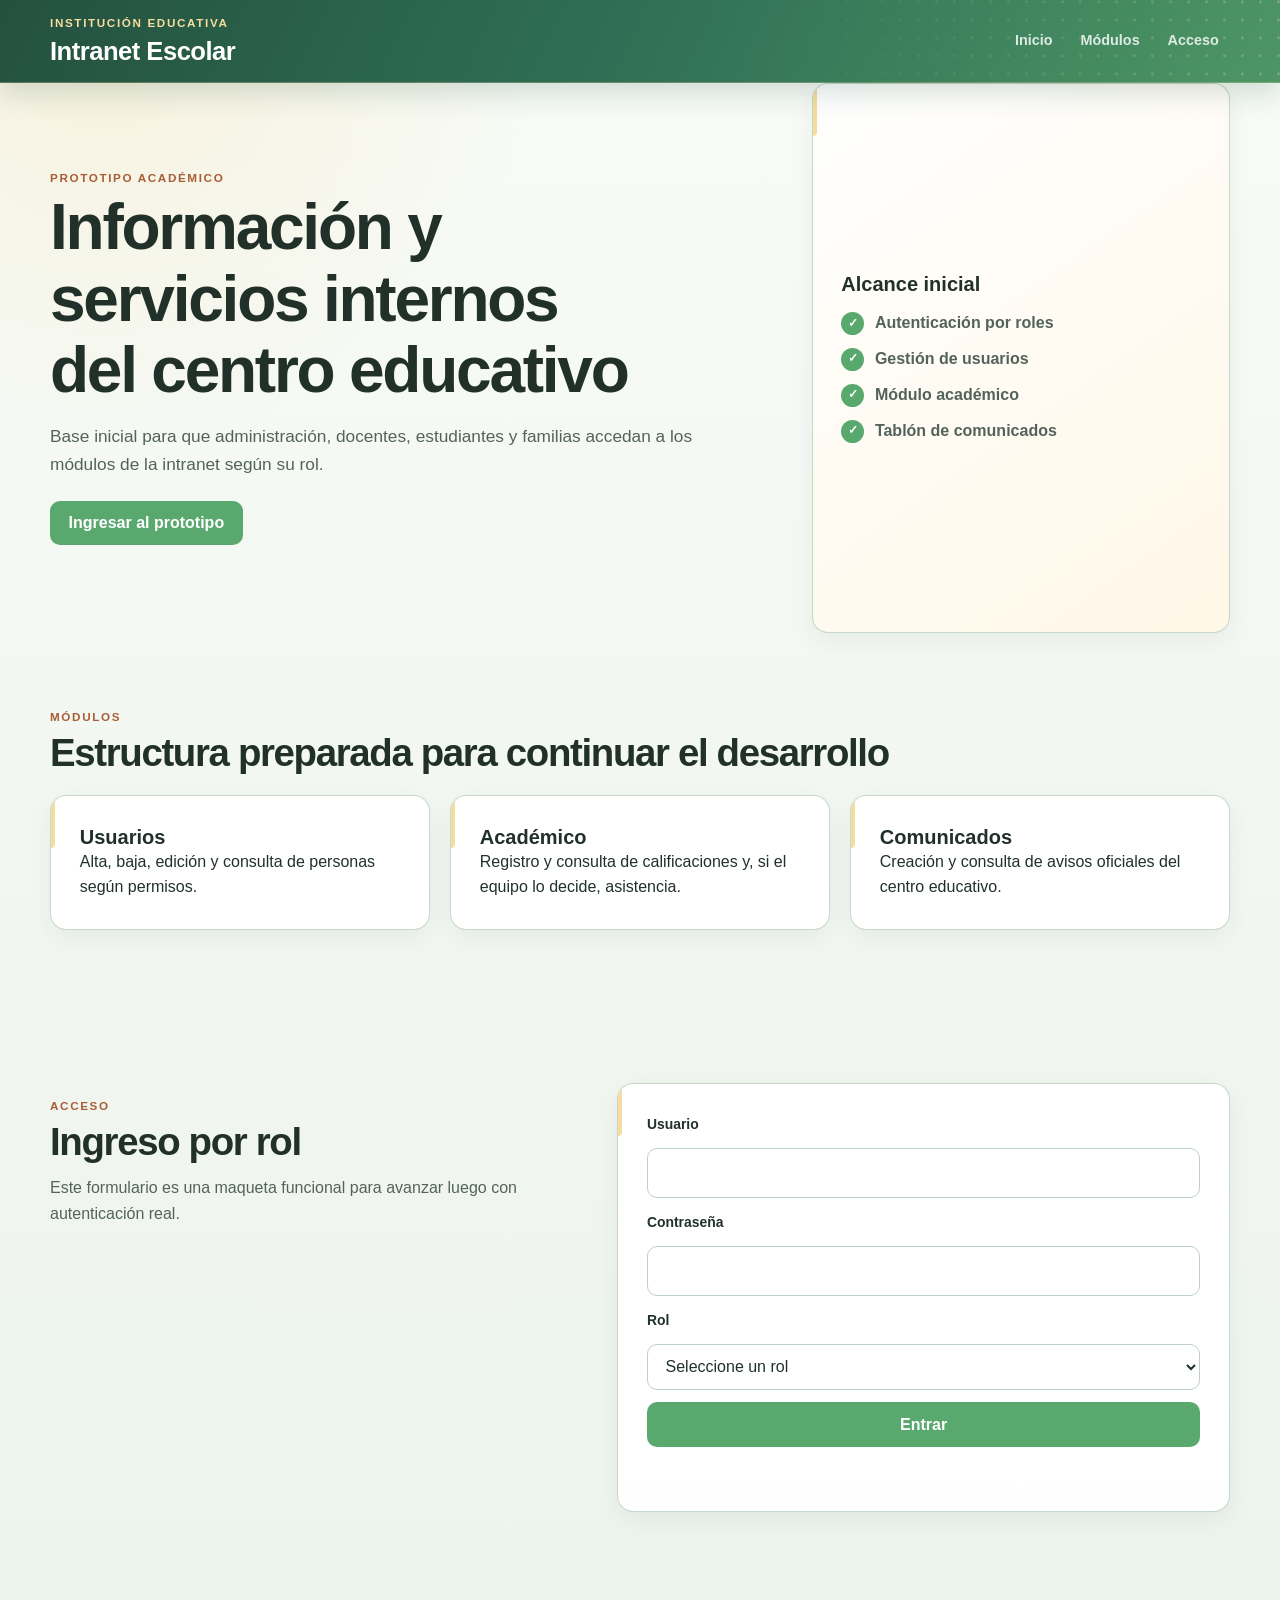
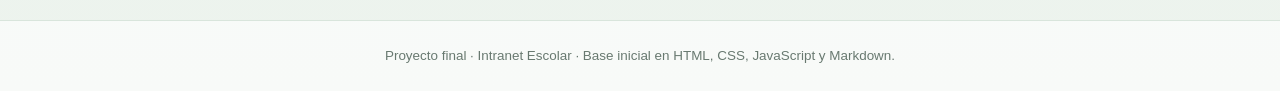
<file: pages/academico.html>
<!DOCTYPE html>
<html lang="es">
<head>
  <meta charset="UTF-8">
  <meta name="viewport" content="width=device-width, initial-scale=1.0">
  <meta name="description" content="Módulo académico de la Intranet Escolar">
  <title>Módulo académico | Intranet Escolar</title>
  <link rel="stylesheet" href="../src/styles/index.css">
</head>
<body>
  <header class="site-header">
    <div class="container header-content">
      <div>
        <p class="eyebrow">Intranet Escolar</p>
        <h1>Módulo académico</h1>
      </div>
      <div class="header-actions">
        <a class="button button-secondary" href="dashboard.html">Volver al panel</a>
        <button id="logoutButton" class="button" type="button">Cerrar sesión</button>
      </div>
    </div>
  </header>

  <main class="container section">
    <section class="dashboard-welcome">
      <p class="eyebrow">Sesión activa</p>
      <h2 id="academicWelcome">Área académica</h2>
      <p id="academicRole" class="muted"></p>
    </section>

    <section class="academic-summary" aria-label="Resumen académico">
      <article class="card summary-card">
        <span class="summary-label">Registros</span>
        <strong id="totalGrades">0</strong>
      </article>
      <article class="card summary-card">
        <span class="summary-label">Materias</span>
        <strong id="totalSubjects">0</strong>
      </article>
      <article class="card summary-card">
        <span class="summary-label">Promedio visible</span>
        <strong id="averageGrade">—</strong>
      </article>
    </section>

    <section id="gradeManagement" class="section compact-section hidden" aria-labelledby="gradeFormTitle">
      <div class="section-heading">
        <p class="eyebrow">Gestión</p>
        <h2 id="gradeFormTitle">Registrar calificación</h2>
        <p class="muted">Disponible para administración y docentes en este prototipo.</p>
      </div>

      <form id="gradeForm" class="card academic-form">
        <div class="form-field">
          <label for="studentName">Estudiante</label>
          <input id="studentName" name="studentName" type="text" maxlength="80" required>
        </div>

        <div class="form-field">
          <label for="subject">Materia</label>
          <input id="subject" name="subject" type="text" maxlength="60" required>
        </div>

        <div class="form-field">
          <label for="evaluation">Evaluación</label>
          <input id="evaluation" name="evaluation" type="text" maxlength="80" placeholder="Ej. Examen 1" required>
        </div>

        <div class="form-field">
          <label for="grade">Calificación</label>
          <input id="grade" name="grade" type="number" min="0" max="100" step="0.01" required>
        </div>

        <div class="form-field form-field-wide">
          <label for="observations">Observaciones</label>
          <textarea id="observations" name="observations" rows="3" maxlength="250" placeholder="Opcional"></textarea>
        </div>

        <div class="form-actions form-field-wide">
          <button class="button" type="submit">Guardar calificación</button>
          <button id="cancelEditButton" class="button button-secondary hidden" type="button">Cancelar edición</button>
        </div>
        <p id="gradeMessage" class="form-message form-field-wide" role="status" aria-live="polite"></p>
      </form>
    </section>

    <section class="section compact-section" aria-labelledby="gradesTitle">
      <div class="section-heading section-heading-row">
        <div>
          <p class="eyebrow">Consulta</p>
          <h2 id="gradesTitle">Calificaciones</h2>
          <p id="gradesDescription" class="muted">Consulta de registros académicos disponibles.</p>
        </div>
        <div class="filter-control">
          <label for="subjectFilter">Filtrar por materia</label>
          <select id="subjectFilter">
            <option value="">Todas las materias</option>
          </select>
        </div>
      </div>

      <div class="table-wrapper card">
        <table class="academic-table">
          <thead>
            <tr>
              <th scope="col">Estudiante</th>
              <th scope="col">Materia</th>
              <th scope="col">Evaluación</th>
              <th scope="col">Nota</th>
              <th scope="col">Observaciones</th>
              <th id="actionsHeader" scope="col">Acciones</th>
            </tr>
          </thead>
          <tbody id="gradesTableBody"></tbody>
        </table>
        <p id="emptyGradesMessage" class="empty-state hidden">No hay calificaciones para mostrar.</p>
      </div>
    </section>
  </main>

  <script src="../src/js/academico.js"></script>
</body>
</html>
</file>
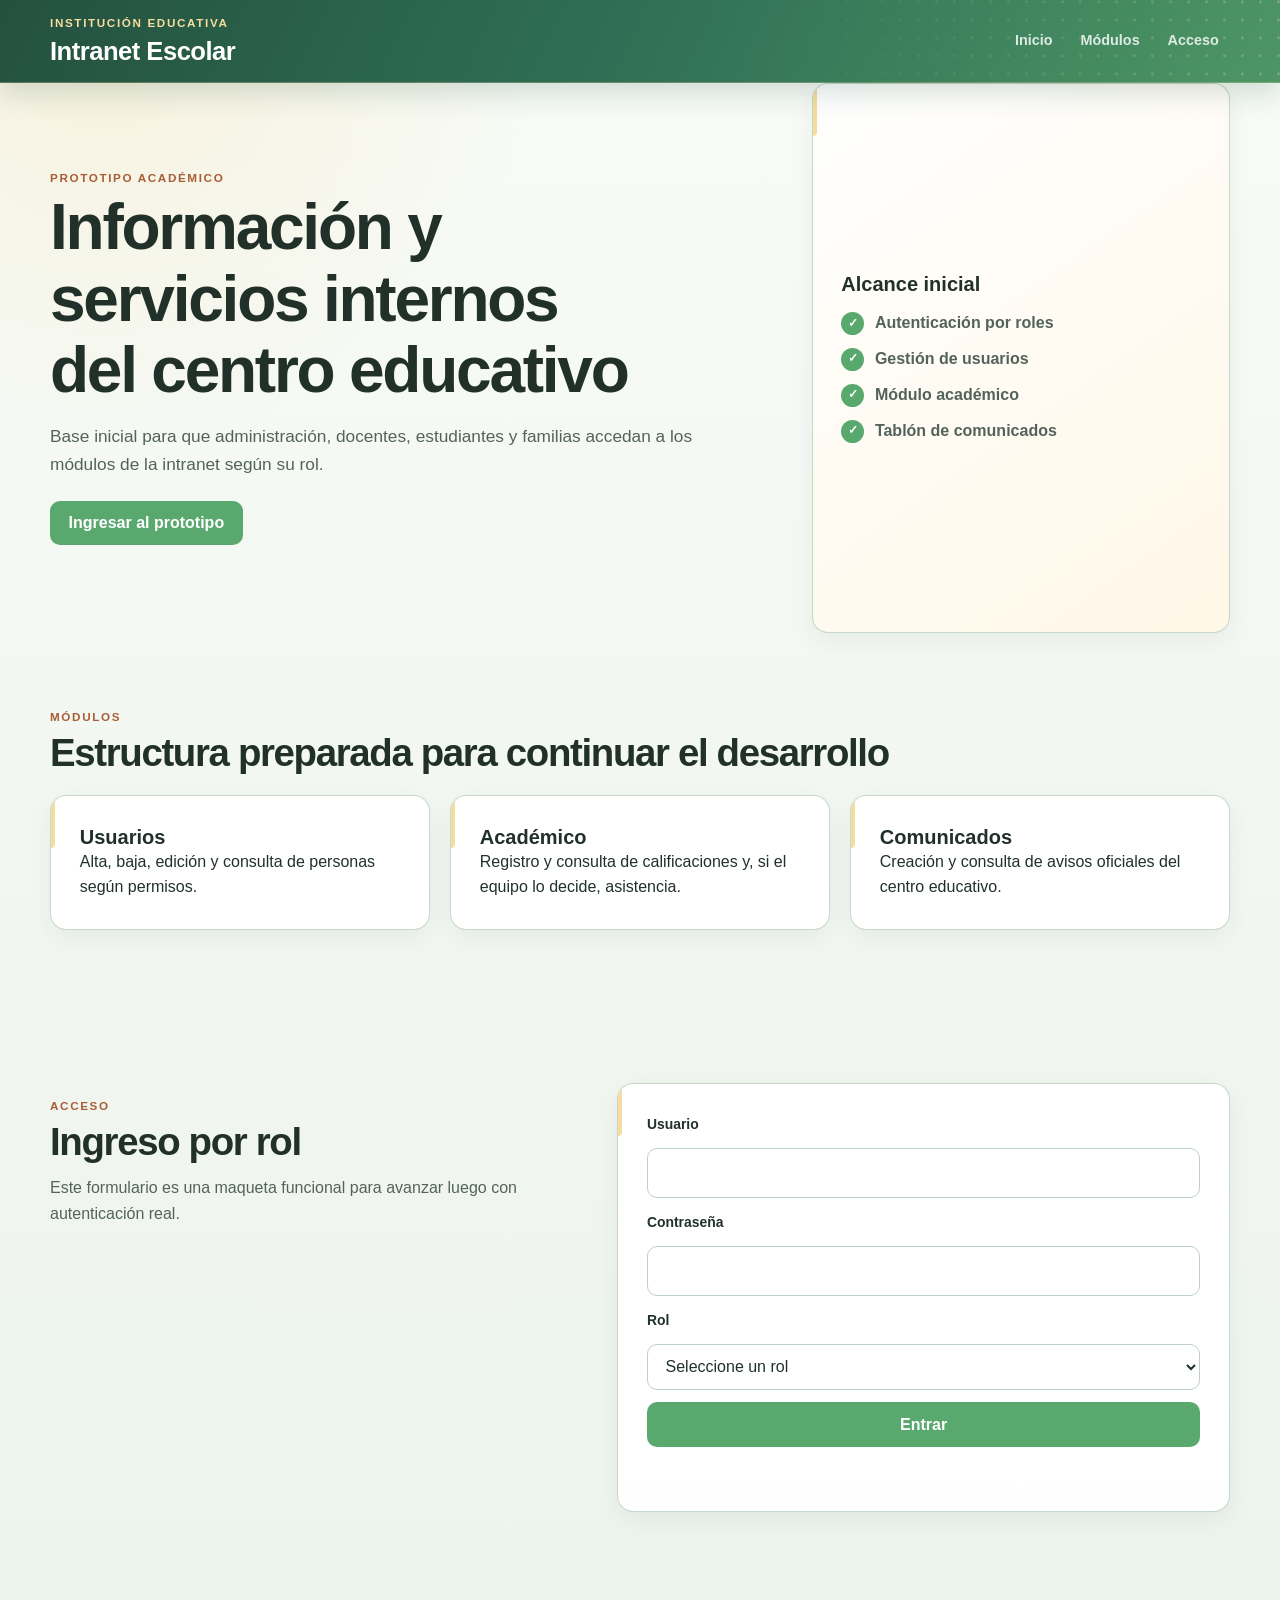
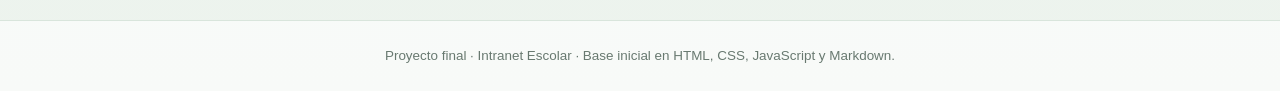
<file: pages/dashboard.html>
<!DOCTYPE html>
<html lang="es">
<head>
  <meta charset="UTF-8">
  <meta name="viewport" content="width=device-width, initial-scale=1.0">
  <meta name="description" content="Panel principal de la Intranet Escolar. Accede a los módulos disponibles según tu rol institucional.">
  <title>Panel principal | Intranet Escolar</title>
  <link rel="stylesheet" href="../src/styles/index.css">
  <link rel="stylesheet" href="https://cdnjs.cloudflare.com/ajax/libs/font-awesome/6.4.0/css/all.min.css">
</head>
<body>
  <header class="site-header">
    <div class="container header-content">
      <div>
        <p class="eyebrow">Intranet Escolar</p>
        <h1>Panel principal</h1>
      </div>
      <button id="logoutButton" class="button button-secondary" type="button">
        <i class="fa-solid fa-right-from-bracket" aria-hidden="true"></i> Cerrar sesión
      </button>
    </div>
  </header>

  <main class="container section">
    <section class="dashboard-welcome">
      <p class="eyebrow">Sesión activa</p>
      <h2 id="welcomeTitle">Bienvenido</h2>
      <p id="roleDescription" class="muted"></p>
    </section>

    <section class="grid grid-3" aria-label="Módulos disponibles">
      <article class="card module-card" data-roles="administracion">
        <h3><i class="fa-solid fa-users-gear" aria-hidden="true" style="color:var(--primary);margin-right:.5rem;"></i>Gestión de usuarios</h3>
        <p>Crear, editar, listar y desactivar usuarios del sistema por rol.</p>
        <a class="button" href="usuarios.html" style="margin-top: 1rem; display: inline-flex; align-items: center; gap: .5rem;">
          <i class="fa-solid fa-arrow-right" aria-hidden="true"></i> Acceder
        </a>
      </article>

      <article class="card module-card" data-roles="administracion,docente,estudiante">
        <h3><i class="fa-solid fa-graduation-cap" aria-hidden="true" style="color:var(--primary);margin-right:.5rem;"></i>Módulo académico</h3>
        <p>Registro y consulta de calificaciones según el rol de la sesión.</p>
        <a class="button" href="academico.html" style="margin-top: 1rem; display: inline-flex; align-items: center; gap: .5rem;">
          <i class="fa-solid fa-arrow-right" aria-hidden="true"></i> Abrir módulo
        </a>
      </article>

      <article class="card module-card" data-roles="administracion,docente,estudiante">
        <h3><i class="fa-solid fa-bullhorn" aria-hidden="true" style="color:var(--primary);margin-right:.5rem;"></i>Comunicados</h3>
        <p>Publicar y consultar avisos y comunicados oficiales del centro.</p>
        <a class="button" href="comunicados.html" style="margin-top: 1rem; display: inline-flex; align-items: center; gap: .5rem;">
          <i class="fa-solid fa-arrow-right" aria-hidden="true"></i> Abrir módulo
        </a>
      </article>
    </section>
  </main>

  <script src="../src/js/dashboard.js"></script>
</body>
</html>
</file>
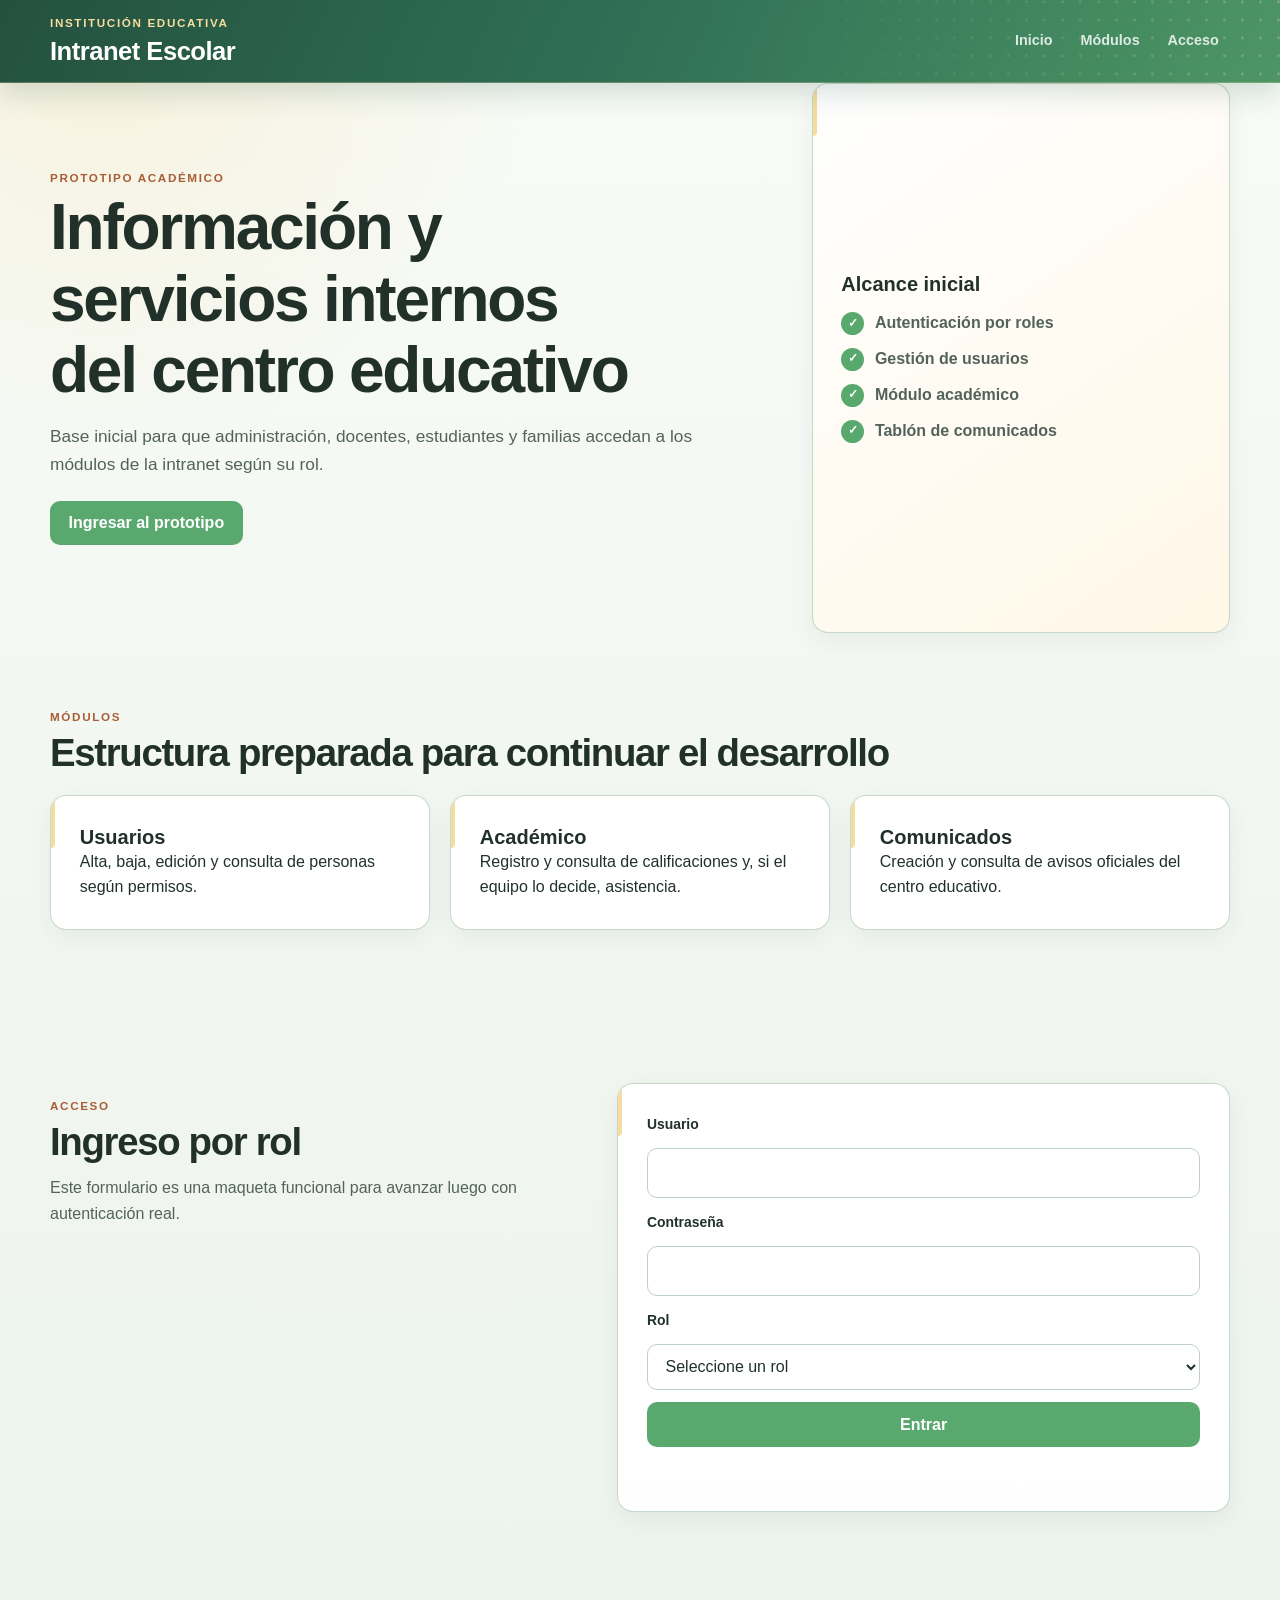
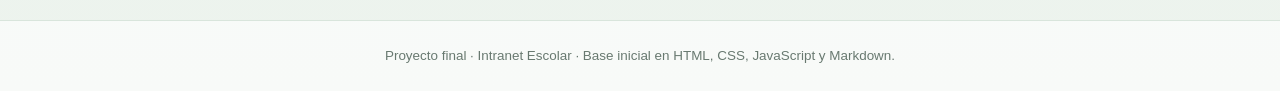
<file: pages/login.html>
<!DOCTYPE html>
<html lang="es">

<head>
  <meta charset="UTF-8">
  <meta name="viewport" content="width=device-width, initial-scale=1.0">
  <meta name="description"
    content="Acceso al sistema de intranet del centro educativo por rol: Administración, Docente, Estudiante o Familia.">
  <title>Intranet Escolar — Acceso</title>
  <link rel="stylesheet" href="../src/styles/login.css">
  <link rel="stylesheet" href="https://cdnjs.cloudflare.com/ajax/libs/font-awesome/6.4.0/css/all.min.css">
</head>

<body>
  <header class="site-header" role="banner">
    <div class="container header-content">
      <div>
        <p class="eyebrow">Institución Educativa</p>
        <h1>Intranet Escolar</h1>
      </div>
      <nav aria-label="Navegación principal">
        <a href="#inicio">Inicio</a>
        <a href="#modulos">Módulos</a>
        <a href="#acceso">Acceso</a>
      </nav>
    </div>
  </header>

  <main>
    <section id="inicio" class="hero container">
      <div>
        <p class="eyebrow">Prototipo académico</p>
        <h2>Información y servicios internos del centro educativo</h2>
        <p>
          Base inicial para que administración, docentes, estudiantes y familias
          accedan a los módulos de la intranet según su rol.
        </p>
        <a class="button" href="#acceso">Ingresar al prototipo</a>
      </div>
      <aside class="card" aria-label="Alcance inicial">
        <h3>Alcance inicial</h3>
        <ul>
          <li>Autenticación por roles</li>
          <li>Gestión de usuarios</li>
          <li>Módulo académico</li>
          <li>Tablón de comunicados</li>
        </ul>
      </aside>
    </section>

    <section id="modulos" class="section container">
      <div class="section-heading">
        <p class="eyebrow">Módulos</p>
        <h2>Estructura preparada para continuar el desarrollo</h2>
      </div>
      <div class="grid grid-3">
        <article class="card">
          <h3>Usuarios</h3>
          <p>Alta, baja, edición y consulta de personas según permisos.</p>
        </article>
        <article class="card">
          <h3>Académico</h3>
          <p>Registro y consulta de calificaciones y, si el equipo lo decide, asistencia.</p>
        </article>
        <article class="card">
          <h3>Comunicados</h3>
          <p>Creación y consulta de avisos oficiales del centro educativo.</p>
        </article>
      </div>
    </section>

    <section id="acceso" class="section container">
      <div class="login-layout">
        <div>
          <p class="eyebrow">Acceso</p>
          <h2>Ingreso por rol</h2>
          <p class="muted">Este formulario es una maqueta funcional para avanzar luego con autenticación real.</p>
        </div>

        <form id="loginForm" class="card form-card">
          <label for="username">Usuario</label>
          <input id="username" name="username" type="text" autocomplete="username" required>

          <label for="password">Contraseña</label>
          <input id="password" name="password" type="password" autocomplete="current-password" required>

          <label for="role">Rol</label>
          <select id="role" name="role" required>
            <option value="">Seleccione un rol</option>
            <option value="administracion">Administración</option>
            <option value="docente">Docente</option>
            <option value="estudiante">Estudiante / Familia</option>
          </select>

          <button class="button" type="submit">Entrar</button>
          <p id="loginMessage" class="form-message" role="status" aria-live="polite"></p>
        </form>
      </div>
    </section>
  </main>

  <footer class="site-footer">
    <div class="container">
      <p>Proyecto final · Intranet Escolar · Base inicial en HTML, CSS, JavaScript y Markdown.</p>
    </div>
  </footer>

  <script src="../src/js/login.js"></script>
</body>

</html>
</file>
<file: src/styles/index.css>
/* index.css — Alias de compatibilidad hacia login.css
   Las variables del sistema de diseño (tokens CSS, clases base) están en login.css.
   Este archivo existe para no romper páginas que referencian index.css. */

@import url('./login.css');
</file>
<file: src/styles/login.css>
/* ============================================================================
   INTRANET ESCOLAR · SISTEMA VISUAL COMPARTIDO
   Identidad: Peach Yellow / Persian Orange / Jade
============================================================================ */
:root {
  --peach-yellow: #F7DC9F;
  --persian-orange: #E3925F;
  --jade: #59A96F;
  --jade-deep: #2F6F55;
  --jade-ink: #24513F;
  --orange-deep: #A95D36;
  --peach-wash: #FFF7E7;
  --canvas: #F2F6F1;
  --surface: #FFFFFF;
  --surface-soft: #F9FBF8;
  --ink: #21312A;
  --ink-soft: #53635B;
  --muted: #687970;
  --line: #D9E5DC;
  --line-strong: #BCD1C2;
  --focus: #1F4C39;
  --bg: var(--canvas);
  --text: var(--ink);
  --border: var(--line);
  --primary: var(--jade);
  --primary-dark: var(--jade-deep);
  --success: var(--jade-ink);
  --success-bg: #E8F4EA;
  --radius: 16px;
  --shadow: 0 18px 45px rgba(33,49,42,.08);
  --shadow-soft: 0 8px 24px rgba(33,49,42,.06);
  --ease: cubic-bezier(.2,.75,.25,1);
}
*, *::before, *::after { box-sizing: border-box; margin: 0; padding: 0; }
html { scroll-behavior: smooth; }
body { min-height: 100vh; overflow-x: hidden; color: var(--text); background: radial-gradient(circle at 8% 0%, rgba(247,220,159,.3), transparent 28rem), linear-gradient(180deg,#F8FBF7 0%,var(--canvas) 56%,#ECF3ED 100%); font-family: "Aptos","Segoe UI",Arial,sans-serif; line-height: 1.6; -webkit-font-smoothing: antialiased; }
::selection { color: var(--jade-ink); background: var(--peach-yellow); }
.container { width: min(1180px, calc(100% - 2.5rem)); margin: 0 auto; }
.site-header { position: sticky; top: 0; z-index: 100; color: #fff; background: linear-gradient(115deg,#24513F 0%,var(--jade-deep) 48%,#4D9565 100%); border-bottom: 1px solid rgba(247,220,159,.28); box-shadow: 0 10px 28px rgba(36,81,63,.18); }
.site-header::after { content: ""; position: absolute; inset: 0 0 auto auto; width: min(42vw,520px); height: 100%; pointer-events: none; opacity: .25; background: radial-gradient(circle at 80% 10%,var(--peach-yellow) 0 1px,transparent 2px) 0 0/18px 18px; mask-image: linear-gradient(90deg,transparent,#000); }
.header-content { position: relative; z-index: 1; min-height: 82px; display: flex; align-items: center; justify-content: space-between; gap: 1.25rem; }
.site-header h1 { margin: 0; color: #fff; font-size: clamp(1.25rem,2vw,1.6rem); line-height: 1.15; letter-spacing: -.02em; }
.site-header .eyebrow { color: var(--peach-yellow); }
nav { display: flex; align-items: center; gap: .35rem; flex-wrap: wrap; }
nav a { color: rgba(255,255,255,.82); padding: .45rem .7rem; border-radius: 8px; font-size: .9rem; font-weight: 700; text-decoration: none; transition: color .2s var(--ease),background .2s var(--ease),transform .2s var(--ease); }
nav a:hover { color: var(--ink); background: var(--peach-yellow); transform: translateY(-1px); }
.eyebrow { margin-bottom: .45rem; color: var(--orange-deep); font-size: .73rem; font-weight: 850; letter-spacing: .14em; line-height: 1.2; text-transform: uppercase; }
.muted { color: var(--muted); }
h1,h2,h3,h4 { color: var(--ink); text-wrap: balance; }
h2 { font-size: clamp(1.65rem,3vw,2.5rem); line-height: 1.12; letter-spacing: -.035em; }
h3 { font-size: 1.25rem; line-height: 1.2; }
p { max-width: 72ch; }
.hidden { display: none !important; }
.section { padding: clamp(2.5rem,6vw,5rem) 0; }
.compact-section { padding-top: 1.25rem; padding-bottom: 1.25rem; }
.grid { display: grid; gap: 1.25rem; }
.grid-2 { grid-template-columns: repeat(2,minmax(0,1fr)); }
.grid-3 { grid-template-columns: repeat(3,minmax(0,1fr)); }
.card { position: relative; overflow: hidden; padding: clamp(1.25rem,2.3vw,1.8rem); background: rgba(255,255,255,.92); border: 1px solid rgba(188,209,194,.85); border-radius: var(--radius); box-shadow: var(--shadow-soft); }
.card::before { content: ""; position: absolute; inset: 0 auto auto 0; width: 4px; height: 52px; background: var(--peach-yellow); border-radius: 0 0 4px 0; }
.card h3 { margin-top: 0; }
.button { min-height: 44px; display: inline-flex; align-items: center; justify-content: center; gap: .5rem; padding: .72rem 1.1rem; color: #fff; background: var(--jade); border: 1px solid transparent; border-radius: 10px; font: inherit; font-weight: 800; line-height: 1.2; text-decoration: none; cursor: pointer; transition: transform .2s var(--ease),background .2s var(--ease),box-shadow .2s var(--ease),border-color .2s var(--ease); }
.button:hover { background: var(--jade-deep); box-shadow: 0 8px 18px rgba(47,111,85,.2); transform: translateY(-2px); }
.button:active { transform: translateY(0); box-shadow: none; }
.button-secondary { color: var(--ink); background: var(--peach-yellow); border-color: rgba(169,93,54,.18); }
.button-secondary:hover { color: var(--ink); background: #F2C97E; }
.button-danger { color: #fff; background: var(--orange-deep); }
.button-danger:hover { background: #864329; }
.button-small { min-height: 34px; padding: .45rem .7rem; border-radius: 8px; font-size: .82rem; }
.button:disabled,button:disabled,.page-btn:disabled { opacity: .48; cursor: not-allowed; transform: none; box-shadow: none; }
a:focus-visible,button:focus-visible,input:focus-visible,select:focus-visible,textarea:focus-visible { outline: 3px solid rgba(89,169,111,.42); outline-offset: 3px; }
.dashboard-welcome { position: relative; overflow: hidden; margin-bottom: 1.5rem; padding: clamp(1.5rem,4vw,2.35rem); background: linear-gradient(125deg,rgba(89,169,111,.16),rgba(247,220,159,.22)); border: 1px solid rgba(89,169,111,.24); border-radius: 20px 8px 20px 8px; }
.dashboard-welcome::after { content: ""; position: absolute; right: -4rem; bottom: -5rem; width: 15rem; height: 15rem; border: 20px solid rgba(255,255,255,.5); border-radius: 50%; }
.dashboard-welcome > * { position: relative; z-index: 1; }
.dashboard-welcome h2 { margin-bottom: .4rem; }
.module-card { min-height: 235px; display: flex; flex-direction: column; align-items: flex-start; transition: transform .25s var(--ease),box-shadow .25s var(--ease),border-color .25s var(--ease); }
.module-card:hover { border-color: rgba(89,169,111,.6); box-shadow: var(--shadow); transform: translateY(-5px); }
.module-card h3 { display: flex; align-items: center; gap: .1rem; margin-bottom: .65rem; }
.module-card h3 i { color: var(--jade) !important; }
.module-card p { color: var(--muted); }
.module-card .button { margin-top: auto !important; }
.hero { display: grid; grid-template-columns: minmax(0,1.25fr) minmax(280px,.75fr); gap: clamp(2rem,5vw,5rem); align-items: center; min-height: 550px; }
.hero h2 { margin-bottom: 1rem; font-size: clamp(2.1rem,5vw,4rem); }
.hero > div > p:not(.eyebrow) { margin-bottom: 1.4rem; color: var(--ink-soft); font-size: 1.08rem; }
.hero aside { align-self: stretch; display: flex; flex-direction: column; justify-content: center; background: linear-gradient(145deg,#fff 0%,var(--peach-wash) 100%); }
.hero aside h3 { margin-bottom: .9rem; }
.hero aside ul { display: grid; gap: .65rem; list-style: none; }
.hero aside li { display: flex; align-items: center; gap: .65rem; color: var(--ink-soft); font-weight: 700; }
.hero aside li::before { content: "✓"; display: grid; place-items: center; width: 1.45rem; height: 1.45rem; color: #fff; background: var(--jade); border-radius: 50%; font-size: .76rem; font-weight: 900; }
.section-heading { margin-bottom: 1.3rem; }
.section-heading h2 { margin-bottom: .4rem; }
.section-heading-row { display: flex; justify-content: space-between; align-items: end; gap: 1.5rem; }
.login-layout { display: grid; grid-template-columns: minmax(0,.8fr) minmax(340px,1fr); gap: clamp(2rem,6vw,6rem); align-items: start; }
.login-layout > div { padding-top: 1rem; }
.login-layout > div h2 { margin-bottom: .75rem; }
.login-layout > div p.muted { color: var(--ink-soft); }
.form-card { display: grid; gap: .8rem; }
label { display: flex; align-items: center; gap: .4rem; color: var(--ink); font-size: .87rem; font-weight: 800; }
input,select,textarea { width: 100%; min-height: 46px; padding: .7rem .85rem; color: var(--ink); background: #fff; border: 1px solid var(--line-strong); border-radius: 10px; font: inherit; transition: border-color .2s var(--ease),box-shadow .2s var(--ease),background .2s var(--ease); }
textarea { min-height: 100px; resize: vertical; }
input::placeholder,textarea::placeholder { color: #8A9990; }
input:hover,select:hover,textarea:hover { border-color: var(--jade); }
input:focus,select:focus,textarea:focus { border-color: var(--jade); box-shadow: 0 0 0 4px rgba(89,169,111,.13); outline: none; }
input:disabled,select:disabled,textarea:disabled { color: var(--muted); background: #EEF3EF; cursor: not-allowed; }
input[type="checkbox"],input[type="radio"] { width: auto; min-height: auto; accent-color: var(--jade); }
input[type="file"] { padding: .45rem; }
.form-field { display: flex; flex-direction: column; gap: .38rem; }
.form-field-wide { grid-column: 1 / -1; }
.form-actions { display: flex; flex-wrap: wrap; align-items: center; gap: .7rem; }
.form-message { min-height: 1.4rem; padding: .65rem .8rem; color: var(--ink-soft); border-radius: 10px; font-size: .88rem; font-weight: 750; }
.form-message:empty { padding: 0; }
.form-message.error { color: #783D28; background: rgba(227,146,95,.18); border: 1px solid rgba(169,93,54,.24); }
.form-message.success { color: var(--jade-ink); background: var(--success-bg); border: 1px solid rgba(89,169,111,.34); }
.academic-summary { display: grid; grid-template-columns: repeat(3,minmax(0,1fr)); gap: 1rem; margin-bottom: 1.5rem; }
.summary-card { display: flex; align-items: baseline; justify-content: space-between; gap: 1rem; padding: 1.25rem 1.4rem; }
.summary-label { color: var(--muted); font-size: .8rem; font-weight: 800; letter-spacing: .08em; text-transform: uppercase; }
.summary-card strong { color: var(--jade-deep); font-size: clamp(1.8rem,4vw,2.5rem); line-height: 1; }
.academic-form { display: grid; grid-template-columns: repeat(2,minmax(0,1fr)); gap: 1rem; }
.filter-control { width: min(250px,100%); display: grid; gap: .35rem; }
.table-wrapper { width: 100%; overflow-x: auto; background: rgba(255,255,255,.9); border: 1px solid var(--line); border-radius: 14px; box-shadow: var(--shadow-soft); }
table { width: 100%; border-collapse: collapse; }
th,td { padding: .85rem 1rem; text-align: left; border-bottom: 1px solid var(--line); vertical-align: middle; }
th { color: var(--jade-ink); background: #F0F7F1; font-size: .73rem; font-weight: 850; letter-spacing: .08em; text-transform: uppercase; }
td { color: var(--ink-soft); font-size: .9rem; }
tbody tr { transition: background .18s var(--ease); }
tbody tr:hover { background: rgba(247,220,159,.17); }
tbody tr:last-child td { border-bottom: 0; }
.academic-table { min-width: 720px; }
.academic-table td:nth-child(4) { color: var(--jade-deep); font-weight: 850; }
.table-actions { display: flex; flex-wrap: wrap; gap: .4rem; }
.empty-state { padding: 2.5rem 1rem; color: var(--muted); text-align: center; }
.back-link { position: absolute; top: 1rem; left: max(1.25rem,calc((100% - 1180px)/2)); z-index: 110; color: var(--jade-ink); font-size: .85rem; font-weight: 800; text-decoration: none; }
.back-link:hover { color: var(--orange-deep); }
.site-footer { margin-top: 2rem; padding: 1.5rem 0; color: var(--muted); background: rgba(255,255,255,.65); border-top: 1px solid var(--line); font-size: .84rem; text-align: center; }
.site-footer p { margin: 0 auto; }
@media (max-width: 900px) { .grid-3 { grid-template-columns: repeat(2,minmax(0,1fr)); } .hero { min-height: auto; grid-template-columns: 1fr; padding-top: 4rem; padding-bottom: 4rem; } .hero aside { min-height: 260px; } .login-layout { gap: 2rem; } }
@media (max-width: 700px) { .container { width: min(100% - 1.25rem,1180px); } .header-content { align-items: flex-start; flex-direction: column; padding: 1rem 0; } .header-actions { width: 100%; display: flex; flex-wrap: wrap; } .header-actions .button { flex: 1 1 auto; } nav { width: 100%; gap: .15rem; } nav a { padding-left: .45rem; padding-right: .45rem; } .grid-2,.grid-3,.academic-summary,.academic-form { grid-template-columns: 1fr; } .section-heading-row { align-items: stretch; flex-direction: column; } .filter-control { width: 100%; } .login-layout { grid-template-columns: 1fr; } .login-layout > div { padding-top: 0; } .hero h2 { font-size: clamp(2rem,12vw,3rem); } .back-link { position: static; display: block; width: min(100% - 1.25rem,1180px); margin: .8rem auto 0; } }
@media (max-width: 420px) { .button { width: 100%; } .form-actions .button { flex: 1 1 100%; } .summary-card { align-items: center; } th,td { padding: .75rem .8rem; } }
@media (prefers-reduced-motion: reduce) { *, *::before, *::after { scroll-behavior: auto !important; transition-duration: .01ms !important; animation-duration: .01ms !important; animation-iteration-count: 1 !important; } }
</file>
